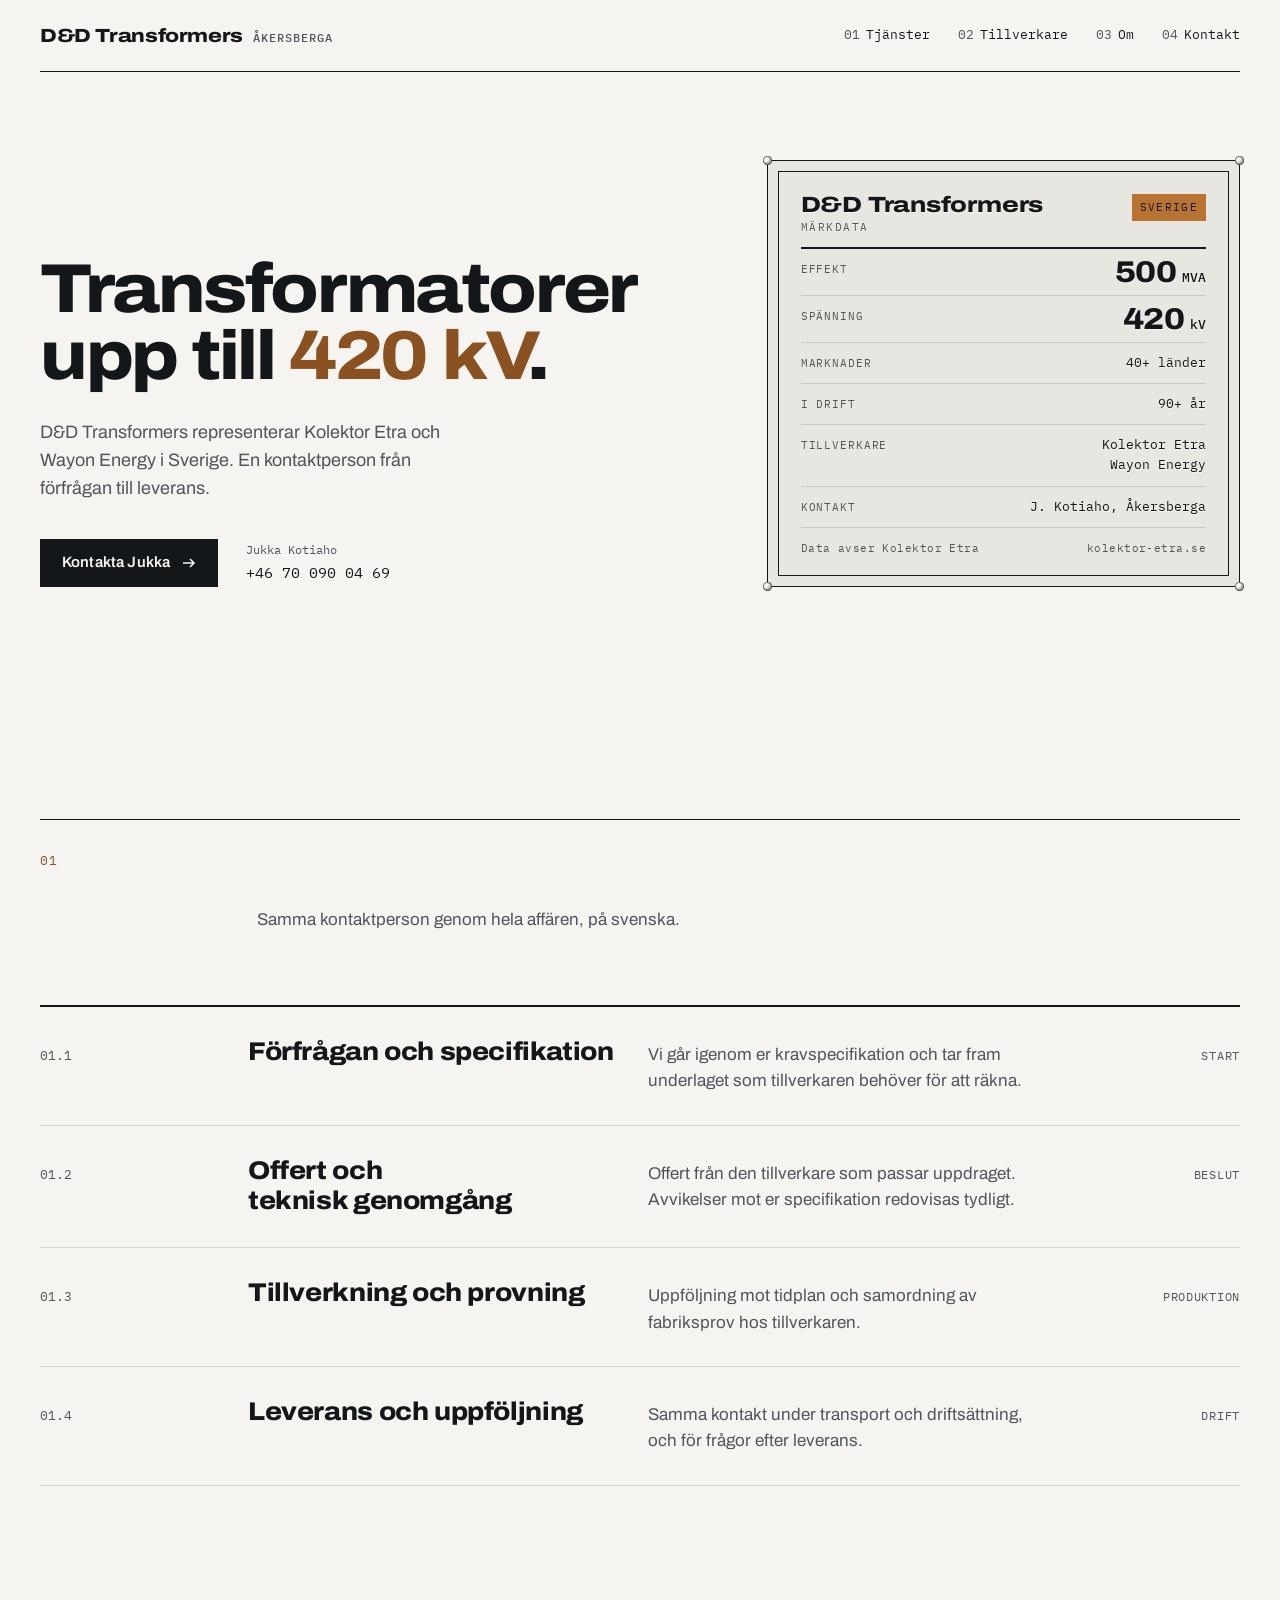
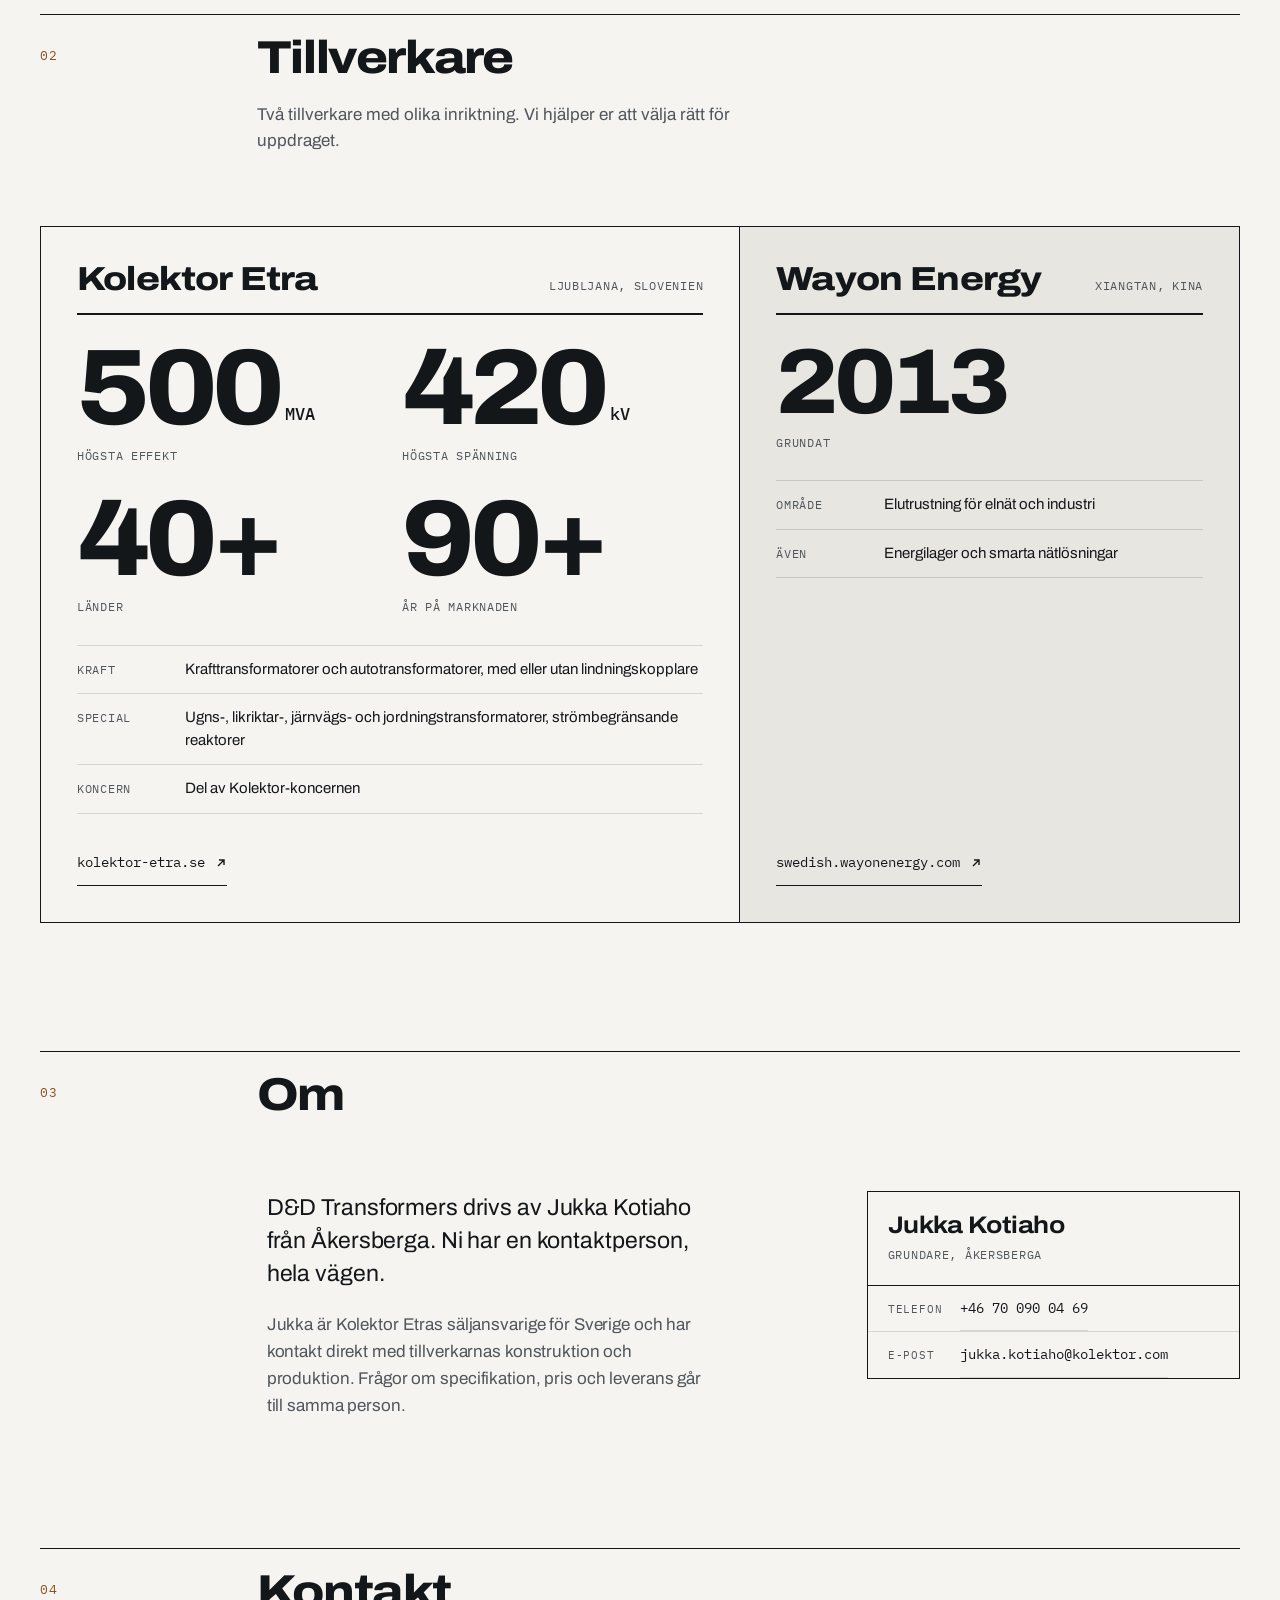
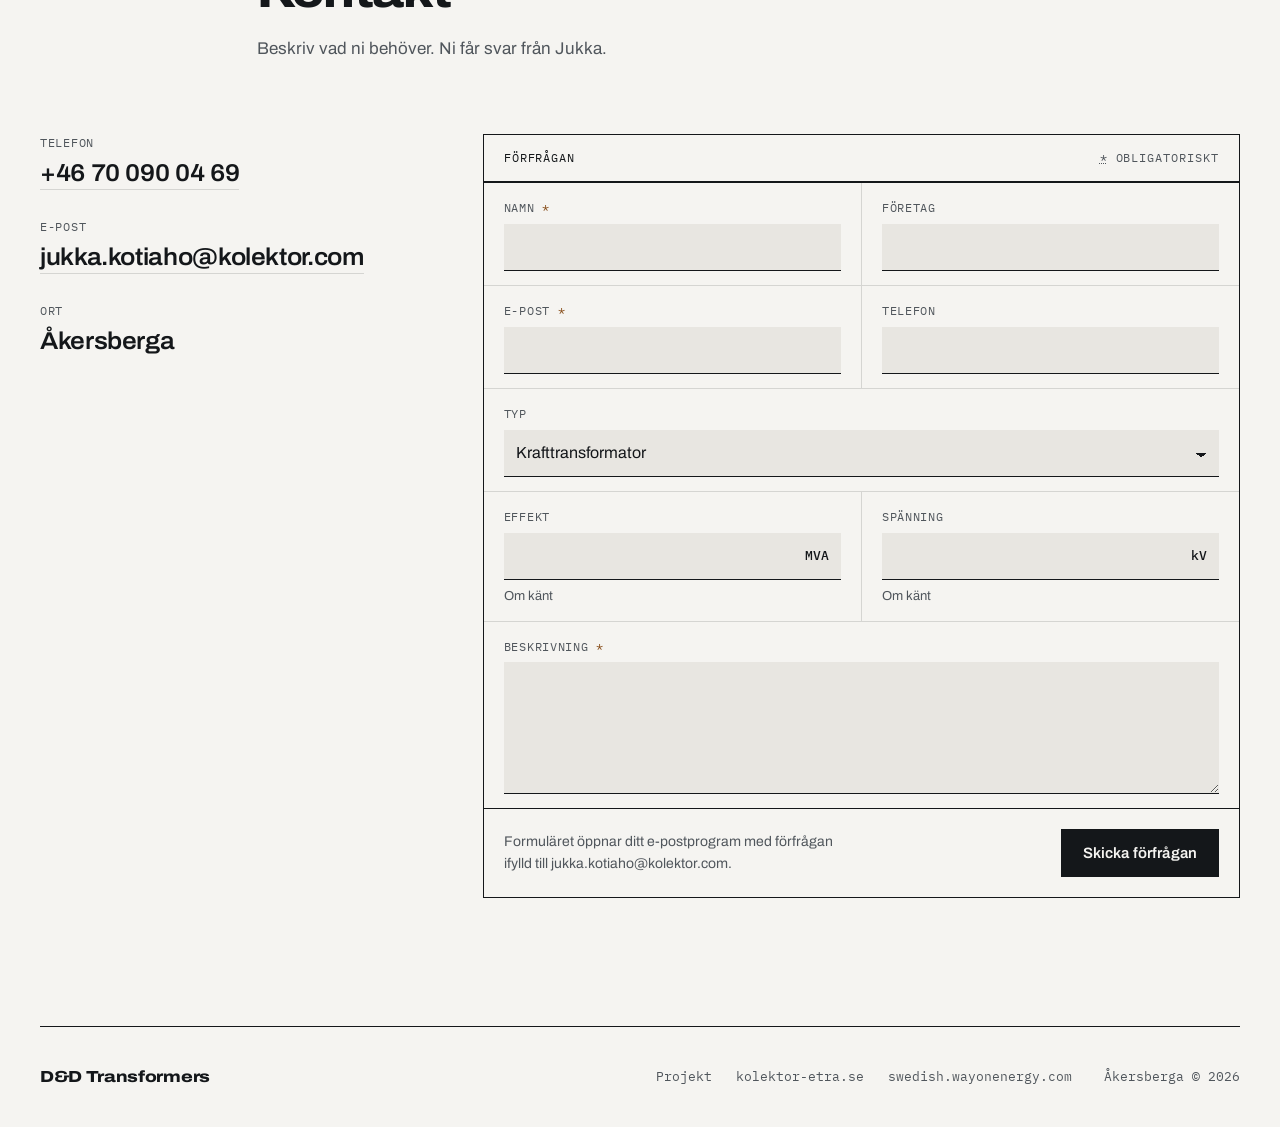
<file: index.html>
<!doctype html>
<html lang="sv">
<head>
<meta charset="utf-8">
<meta name="viewport" content="width=device-width, initial-scale=1, viewport-fit=cover">
<meta name="theme-color" content="#F5F4F1">
<meta name="color-scheme" content="light">
<meta name="format-detection" content="telephone=no">
<title>D&amp;D Transformers</title>
<meta name="description" content="D&amp;D Transformers representerar Kolektor Etra och Wayon Energy i Sverige. Krafttransformatorer upp till 500 MVA och 420 kV. Kontakt: Jukka Kotiaho, Åkersberga.">
<meta property="og:type" content="website">
<meta property="og:title" content="D&amp;D Transformers">
<meta property="og:description" content="Krafttransformatorer upp till 420 kV. En kontaktperson från förfrågan till leverans.">
<meta property="og:locale" content="sv_SE">
<link rel="icon" href="data:image/svg+xml,%3Csvg xmlns='http://www.w3.org/2000/svg' viewBox='0 0 32 32'%3E%3Crect width='32' height='32' fill='%2314171A'/%3E%3Crect x='3' y='3' width='26' height='26' fill='none' stroke='%23B87333' stroke-width='2'/%3E%3Ctext x='16' y='21' font-family='Arial' font-weight='700' font-size='11' fill='%23F5F4F1' text-anchor='middle'%3ED%26amp;D%3C/text%3E%3C/svg%3E">
<script>if(!matchMedia("(prefers-reduced-motion: reduce)").matches){document.documentElement.classList.add("js-motion")}</script>
<link rel="preconnect" href="https://fonts.googleapis.com">
<link rel="preconnect" href="https://fonts.gstatic.com" crossorigin>
<link rel="stylesheet" href="https://fonts.googleapis.com/css2?family=Archivo:wdth,wght@100..125,400..800&family=IBM+Plex+Mono:wght@400;500&display=swap">
<style>
/* Layout: 12-kolumnsgrid, max 1320px. Varje sektion en egen layoutfamilj: split med objekt, tabellrader, asymmetriskt datablad, textkolumn, blankett. */
:root{
  color-scheme: light;
  --paper:#F5F4F1;
  --steel:#E8E6E1;
  --ink:#14171A;
  --ink-hover:#2A2F34;
  --graphite:#50565C;
  --line:rgba(20,23,26,.14);
  --copper:#B87333;
  --copper-deep:#8A5220;
  --f-display:"Archivo", "Helvetica Neue", Arial, sans-serif;
  --f-mono:"IBM Plex Mono", ui-monospace, "SFMono-Regular", Menlo, Consolas, monospace;
  --ease:cubic-bezier(.23,1,.32,1);
  --gutter:16px;
  --section:clamp(64px,10vw,136px);
}
@media (min-width:768px){:root{--gutter:40px}}

*,*::before,*::after{box-sizing:border-box}
html{-webkit-tap-highlight-color:transparent;-webkit-text-size-adjust:100%;text-size-adjust:100%;scroll-behavior:smooth;scroll-padding-top:24px}
@media (prefers-reduced-motion:reduce){html{scroll-behavior:auto}}
body{margin:0;background:var(--paper);color:var(--ink);font-family:var(--f-display);font-size:17px;line-height:1.55;-webkit-font-smoothing:antialiased;text-rendering:optimizeLegibility}
img{max-width:100%;display:block}
a{color:inherit}
p{margin:0}
h1,h2,h3{margin:0;font-weight:800;text-wrap:balance}
a,button,input,select,textarea,label{touch-action:manipulation}
:focus-visible{outline:2px solid var(--copper);outline-offset:3px}
::selection{background:var(--copper);color:var(--ink)}

.wrap{max-width:1320px;margin:0 auto;padding-inline:max(var(--gutter),env(safe-area-inset-left,0px)) max(var(--gutter),env(safe-area-inset-right,0px))}
.mono{font-family:var(--f-mono)}
.num{font-variant-numeric:tabular-nums}

.skip{position:absolute;left:var(--gutter);top:-100px;background:var(--ink);color:var(--paper);padding:12px 16px;font-family:var(--f-mono);font-size:14px;z-index:10;text-decoration:none}
.skip:focus{top:calc(12px + env(safe-area-inset-top,0px))}

/* ---------- Nav ---------- */
.nav{display:flex;align-items:center;justify-content:space-between;gap:24px;min-height:72px;padding-top:env(safe-area-inset-top,0px);border-bottom:1px solid var(--ink)}
.brand{padding-block:8px;font-weight:800;font-stretch:118%;letter-spacing:-.02em;font-size:19px;text-decoration:none;display:flex;align-items:baseline;gap:10px;white-space:nowrap}
.brand span{font-family:var(--f-mono);font-weight:500;font-size:12px;letter-spacing:.08em;text-transform:uppercase;color:var(--graphite)}
.nav-links{display:none;gap:28px;font-family:var(--f-mono);font-size:13px;margin:0;padding:0;list-style:none}
.nav-links a{position:relative;text-decoration:none;display:inline-flex;align-items:center;min-height:44px}
.nav-links a::after{content:"";position:absolute;left:0;right:0;bottom:8px;height:1px;background:var(--copper);transform:scaleX(0);transform-origin:right;transition:transform .16s var(--ease)}
.nav-links a b{font-weight:400;color:var(--graphite);margin-right:6px}
.nav-call{font-family:var(--f-mono);font-size:13px;text-decoration:none;white-space:nowrap;display:inline-flex;align-items:center;min-height:44px}
@media (min-width:960px){.nav-links{display:flex}.nav-call{display:none}}
@media (max-width:519px){.brand span{display:none}.nav{gap:12px}}
@media (hover:hover) and (pointer:fine){.nav-links a:hover::after{transform:scaleX(1);transform-origin:left;transition-duration:.22s}}

/* ---------- Hero ---------- */
.hero{display:grid;gap:48px;padding-block:56px 72px}
@media (min-width:1024px){.hero{grid-template-columns:minmax(0,7fr) minmax(0,5fr);gap:64px;align-items:end;padding-block:88px 104px}}
.hero h1{font-size:clamp(38px,5.4vw,78px);font-stretch:112%;letter-spacing:-.035em;line-height:.98;max-width:13ch;hyphens:manual}
.hero h1 em{font-style:normal;color:var(--copper-deep)}
.hero-sub{font-size:18px;color:var(--graphite);max-width:44ch;margin:28px 0 36px}
.cta-row{display:flex;flex-wrap:wrap;align-items:center;gap:16px 28px}
.btn{display:inline-flex;align-items:center;justify-content:center;gap:12px;height:48px;padding:0 22px;background:var(--ink);color:var(--paper);text-decoration:none;border:0;border-radius:0;font:600 15px/1 var(--f-display);letter-spacing:.01em;cursor:pointer;-webkit-user-select:none;user-select:none;transition:background-color .2s var(--ease),transform .12s var(--ease)}
.btn svg{width:14px;height:14px;flex:none}
.btn:active{transform:translateY(1px)}
@media (hover:hover) and (pointer:fine){.btn:hover{background:var(--ink-hover)}}
.tel{font-family:var(--f-mono);font-size:15px;text-decoration:none;display:inline-flex;flex-direction:column;justify-content:center;min-height:48px}
.tel small{display:block;font-size:12px;color:var(--graphite);margin-bottom:2px}

/* Märkplåt */
.plate{position:relative;background:var(--steel);border:1px solid var(--ink);padding:10px;max-width:560px}
@media (min-width:1024px){.plate{max-width:none}}
.plate-in{position:relative;border:1px solid var(--ink);padding:22px 22px 18px}
.plate::before,.plate::after,.plate-in::before,.plate-in::after{content:"";position:absolute;width:9px;height:9px;border-radius:50%;background:radial-gradient(circle at 35% 35%,#FBFAF7 0 22%,#9A9994 60%,#6B6A66 100%);box-shadow:inset 0 0 0 1px rgba(20,23,26,.55)}
.plate::before{top:-5px;left:-5px}.plate::after{top:-5px;right:-5px}
.plate-in::before{bottom:-16px;left:-16px}.plate-in::after{bottom:-16px;right:-16px}
.plate-head{display:flex;justify-content:space-between;align-items:flex-start;gap:12px;padding-bottom:14px;border-bottom:2px solid var(--ink)}
.plate-name{font-weight:800;font-stretch:122%;font-size:22px;letter-spacing:-.01em;line-height:1;text-shadow:0 1px 0 rgba(255,255,255,.7)}
.plate-name span{display:block;font-family:var(--f-mono);font-weight:400;font-size:11px;letter-spacing:.14em;margin-top:6px;color:var(--graphite)}
.plate-tag{font-family:var(--f-mono);font-size:11px;letter-spacing:.12em;padding:5px 8px;background:var(--copper);color:var(--ink);white-space:nowrap}
.plate dl{margin:0;display:grid;grid-template-columns:minmax(0,11ch) minmax(0,1fr);font-family:var(--f-mono);font-size:13px}
.plate dt,.plate dd{margin:0;padding:10px 0;border-bottom:1px solid var(--line)}
.plate dt{color:var(--graphite);text-transform:uppercase;letter-spacing:.08em;font-size:11px;padding-top:12px}
.plate dd{text-align:right;font-variant-numeric:tabular-nums;text-shadow:0 1px 0 rgba(255,255,255,.6)}
.plate dd.big{font-family:var(--f-display);font-weight:800;font-stretch:112%;font-size:30px;letter-spacing:-.02em;line-height:1;padding:8px 0}
.plate dd.big small{font-family:var(--f-mono);font-weight:500;font-size:13px;letter-spacing:0;margin-left:6px}
.plate-foot{display:flex;flex-wrap:wrap;justify-content:space-between;gap:4px 12px;padding-top:12px;font-family:var(--f-mono);font-size:11px;color:var(--graphite);letter-spacing:.04em}

/* ---------- Sektionshuvud ---------- */
.section{padding-block:var(--section)}
.section + .section{padding-top:0}
.sec-head{display:grid;grid-template-columns:auto minmax(0,1fr);gap:8px 20px;align-items:start;border-top:1px solid var(--ink);padding-top:20px;margin-bottom:clamp(40px,6vw,72px)}
.sec-idx{font-family:var(--f-mono);font-size:13px;color:var(--copper-deep);letter-spacing:.04em;align-self:start;padding-top:.9em}
.sec-head h2{font-size:clamp(30px,3.6vw,52px);font-stretch:112%;letter-spacing:-.03em;line-height:1.02;max-width:20ch}
.sec-lede{grid-column:2;color:var(--graphite);max-width:52ch;margin-top:12px}
@media (min-width:768px){.sec-head{grid-template-columns:minmax(0,2fr) minmax(0,10fr)}}

/* ---------- 01 Tjänster: tabellrader ---------- */
.rows{list-style:none;margin:0;padding:0;border-top:2px solid var(--ink)}
.row{position:relative;display:grid;grid-template-columns:3.2em minmax(0,1fr);gap:6px 16px;padding:24px 0;border-bottom:1px solid var(--line)}
.row::after{content:"";position:absolute;left:0;right:0;bottom:-1px;height:2px;background:var(--copper);transform:scaleX(0);transform-origin:left;transition:transform .16s var(--ease)}
.row-idx{font-family:var(--f-mono);font-size:13px;color:var(--graphite);padding-top:6px}
.row h3{font-size:clamp(21px,2vw,26px);font-stretch:108%;letter-spacing:-.015em;line-height:1.2}
.row p{grid-column:2;color:var(--graphite);max-width:56ch}
.row-meta{grid-column:2;font-family:var(--f-mono);font-size:12px;letter-spacing:.06em;text-transform:uppercase;color:var(--graphite)}
@media (min-width:900px){
  .row{grid-template-columns:minmax(0,2fr) minmax(0,4fr) minmax(0,4fr) minmax(0,2fr);align-items:baseline;padding:30px 0}
  .row p,.row-meta{grid-column:auto}
  .row-meta{text-align:right}
}
@media (hover:hover) and (pointer:fine){.row:hover::after{transform:scaleX(1);transition-duration:.24s}}

/* ---------- 02 Tillverkare: datablad ---------- */
.sheets{display:grid;gap:1px;background:var(--ink);border:1px solid var(--ink)}
@media (min-width:1024px){.sheets{grid-template-columns:minmax(0,7fr) minmax(0,5fr)}}
.sheet{background:var(--paper);padding:clamp(20px,3vw,36px);display:flex;flex-direction:column;gap:28px;min-width:0}
.sheet-alt{background:var(--steel)}
.sheet-head{display:flex;justify-content:space-between;align-items:baseline;gap:16px;flex-wrap:wrap;padding-bottom:16px;border-bottom:2px solid var(--ink)}
.sheet-head h3{font-size:clamp(26px,2.6vw,36px);font-stretch:116%;letter-spacing:-.025em;line-height:1}
.sheet-head span{font-family:var(--f-mono);font-size:12px;letter-spacing:.06em;text-transform:uppercase;color:var(--graphite)}
.figs{display:grid;grid-template-columns:repeat(2,minmax(0,1fr));gap:28px 24px;margin:0}
.fig{margin:0;min-width:0;display:flex;flex-direction:column-reverse}
.fig dd{margin:0;font-weight:800;font-stretch:108%;font-size:clamp(56px,8.4vw,132px);letter-spacing:-.05em;line-height:.86;font-variant-numeric:tabular-nums;white-space:nowrap}
.fig dd small{font-family:var(--f-mono);font-weight:500;font-size:clamp(14px,1.3vw,18px);letter-spacing:0;margin-left:.3em;vertical-align:.2em}
.fig dt{font-family:var(--f-mono);font-size:12px;letter-spacing:.06em;text-transform:uppercase;color:var(--graphite);margin-top:12px}
.fig.solo dd{font-size:clamp(56px,7.2vw,112px)}
.spec{margin:0;display:grid;grid-template-columns:minmax(0,12ch) minmax(0,1fr);font-size:15px;border-top:1px solid var(--line)}
.spec dt,.spec dd{margin:0;padding:12px 0;border-bottom:1px solid var(--line)}
.spec dt{font-family:var(--f-mono);font-size:12px;letter-spacing:.06em;text-transform:uppercase;color:var(--graphite);padding-top:15px}
.sheet-link{margin-top:auto;display:inline-flex;align-items:center;gap:10px;font-family:var(--f-mono);font-size:14px;text-decoration:none;min-height:44px;border-bottom:1px solid var(--ink);align-self:flex-start}
.sheet-link svg{width:12px;height:12px}
.sheet-link,.card dd a,.direct-item a,.foot a{transition:color .15s ease,border-color .15s ease}
@media (hover:hover) and (pointer:fine){.sheet-link:hover{color:var(--copper-deep);border-color:var(--copper)}}
.sheet-note{font-family:var(--f-mono);font-size:12px;color:var(--graphite)}

/* ---------- 03 Om ---------- */
.about{display:grid;gap:40px}
@media (min-width:1024px){.about{grid-template-columns:minmax(0,2fr) minmax(0,6fr) minmax(0,4fr);gap:40px}}
.about-text{grid-column:1/-1;display:grid;gap:20px;font-size:clamp(20px,1.8vw,24px);line-height:1.45;letter-spacing:-.005em;max-width:34ch}
@media (min-width:1024px){.about-text{grid-column:2}}
.about-text p + p{font-size:17px;line-height:1.6;color:var(--graphite);max-width:52ch}
.card{border:1px solid var(--ink);align-self:start}
.card-top{padding:20px;border-bottom:1px solid var(--ink)}
.card-top b{display:block;font-size:24px;font-stretch:112%;letter-spacing:-.02em;line-height:1.1}
.card-top span{display:block;font-family:var(--f-mono);font-size:12px;letter-spacing:.06em;text-transform:uppercase;color:var(--graphite);margin-top:8px}
.card dl{margin:0;display:grid;grid-template-columns:minmax(0,9ch) minmax(0,1fr);font-family:var(--f-mono);font-size:14px}
.card dt,.card dd{margin:0;padding:12px 20px;border-bottom:1px solid var(--line)}
.card dt{font-size:11px;letter-spacing:.08em;text-transform:uppercase;color:var(--graphite);padding-top:15px;padding-right:0}
.card dd{overflow-wrap:anywhere}
.card dd a{text-decoration:none;border-bottom:1px solid var(--line);display:inline-flex;align-items:center;min-height:44px;margin-block:-12px}
.card dl > :nth-last-child(-n+2){border-bottom:0}
@media (hover:hover) and (pointer:fine){.card dd a:hover{border-color:var(--copper)}}

/* ---------- 04 Kontakt: spec-blankett ---------- */
.contact{display:grid;gap:48px}
@media (min-width:1024px){.contact{grid-template-columns:minmax(0,4fr) minmax(0,8fr);gap:64px}}
.direct{display:grid;gap:28px;align-content:start}
.direct-item span{display:block;font-family:var(--f-mono);font-size:12px;letter-spacing:.06em;text-transform:uppercase;color:var(--graphite);margin-bottom:6px}
.direct-item a,.direct-item p{font-size:clamp(20px,1.9vw,26px);font-stretch:106%;font-weight:600;letter-spacing:-.015em;text-decoration:none;overflow-wrap:anywhere;line-height:1.25}
.direct-item a{border-bottom:1px solid var(--line);display:inline-block;padding-top:18px;margin-top:-18px}
@media (hover:hover) and (pointer:fine){.direct-item a:hover{border-color:var(--copper)}}
.form{border:1px solid var(--ink);background:var(--paper)}
.form-head{display:flex;justify-content:space-between;gap:12px;flex-wrap:wrap;padding:14px 20px;border-bottom:2px solid var(--ink);font-family:var(--f-mono);font-size:12px;letter-spacing:.08em;text-transform:uppercase}
.form-head span:last-child{color:var(--graphite)}
.fields{display:grid;grid-template-columns:minmax(0,1fr);gap:1px;background:var(--line)}
@media (min-width:640px){.fields{grid-template-columns:repeat(2,minmax(0,1fr))}.f-wide{grid-column:1/-1}}
.f{background:var(--paper);padding:16px 20px 14px;display:flex;flex-direction:column;gap:6px;min-width:0}
.f label{font-family:var(--f-mono);font-size:12px;letter-spacing:.06em;text-transform:uppercase;color:var(--graphite)}
.f label abbr{text-decoration:none;color:var(--copper-deep)}
.f input,.f select,.f textarea{width:100%;font:400 16px/1.4 var(--f-display);color:var(--ink);background:var(--steel);border:0;border-bottom:1px solid var(--ink);border-radius:0;padding:12px;-webkit-appearance:none;appearance:none}
.f select{background-image:linear-gradient(45deg,transparent 50%,var(--ink) 50%),linear-gradient(135deg,var(--ink) 50%,transparent 50%);background-position:calc(100% - 18px) 55%,calc(100% - 13px) 55%;background-size:5px 5px;background-repeat:no-repeat;padding-right:36px}
.f textarea{min-height:132px;resize:vertical}
.f input:focus-visible,.f select:focus-visible,.f textarea:focus-visible{outline:2px solid var(--copper);outline-offset:0}
.f .unit{display:flex;align-items:stretch}
.f .unit input{flex:1;min-width:0}
.f .unit b{display:flex;align-items:center;padding:0 12px;font-family:var(--f-mono);font-weight:500;font-size:13px;background:var(--steel);border-bottom:1px solid var(--ink)}
.f .help{font-size:13px;color:var(--graphite)}
.f .err{font-size:13px;color:var(--copper-deep);font-weight:600}
.f[data-invalid] input,.f[data-invalid] textarea{border-bottom:2px solid var(--copper-deep)}
.form-foot{display:flex;flex-wrap:wrap;align-items:center;justify-content:space-between;gap:16px;padding:20px;border-top:1px solid var(--ink)}
.form-foot p{font-size:14px;color:var(--graphite);max-width:44ch}
.status{padding:0 20px 20px;font-size:15px}
.status:empty{display:none}

/* ---------- Footer ---------- */
.foot{border-top:1px solid var(--ink);padding-block:28px calc(28px + env(safe-area-inset-bottom,0px));display:grid;gap:16px;font-family:var(--f-mono);font-size:13px;color:var(--graphite)}
@media (min-width:900px){.foot{grid-template-columns:minmax(0,1fr) auto auto;align-items:center;gap:32px}}
.foot b{font-family:var(--f-display);font-weight:800;font-stretch:118%;font-size:16px;letter-spacing:-.02em;color:var(--ink)}
.foot ul{list-style:none;margin:0;padding:0;display:flex;flex-wrap:wrap;gap:8px 24px}
.foot a{text-decoration:none;display:inline-flex;align-items:center;min-height:44px}
@media (hover:hover) and (pointer:fine){.foot a:hover{color:var(--ink)}}

/* ---------- Motion: signaturgrepp = line-mask reveal på rubriker ---------- */
.line{display:block;padding-bottom:.1em;margin-bottom:-.1em;clip-path:inset(-.5em -1em 0 -1em)}
.line>span{display:block}
.js-motion .reveal .line>span{transform:translateY(108%);transition:transform .72s var(--ease);transition-delay:calc(var(--i,0) * 90ms)}
.js-motion .reveal.is-in .line>span{transform:none}
@media (prefers-reduced-motion:reduce){
  .row::after,.nav-links a::after,.btn{transition-property:background-color,color!important}
  .btn:active{transform:none}
  .js-motion .reveal .line>span{transform:none;transition:none}
}
</style>
</head>
<body>
<a class="skip" href="#innehall">Hoppa till innehållet</a>

<div class="wrap">
  <header class="nav">
    <a class="brand" href="#top" id="top">D&amp;D Transformers <span>Åkersberga</span></a>
    <nav aria-label="Huvudmeny">
      <ul class="nav-links">
        <li><a href="#tjanster"><b>01</b>Tjänster</a></li>
        <li><a href="#tillverkare"><b>02</b>Tillverkare</a></li>
        <li><a href="#om"><b>03</b>Om</a></li>
        <li><a href="#kontakt"><b>04</b>Kontakt</a></li>
      </ul>
    </nav>
    <a class="nav-call" href="tel:+46700900469">+46 70 090 04 69</a>
  </header>

  <main id="innehall">
    <section class="hero" aria-labelledby="hero-title">
      <div>
        <h1 id="hero-title" class="reveal"><span class="line"><span style="--i:0">Trans&shy;formatorer</span></span><span class="line"><span style="--i:1">upp till <em>420&nbsp;kV</em>.</span></span></h1>
        <p class="hero-sub">D&amp;D Transformers representerar Kolektor Etra och Wayon Energy i Sverige. En kontaktperson från förfrågan till leverans.</p>
        <div class="cta-row">
          <a class="btn" href="#kontakt">Kontakta Jukka <svg viewBox="0 0 14 14" fill="none" aria-hidden="true"><path d="M1 7h11M8 3l4 4-4 4" stroke="currentColor" stroke-width="1.5"/></svg></a>
          <a class="tel" href="tel:+46700900469"><small>Jukka Kotiaho</small>+46 70 090 04 69</a>
        </div>
      </div>
      <aside class="plate" aria-label="Märkdata">
        <div class="plate-in">
          <div class="plate-head">
            <div class="plate-name">D&amp;D Transformers<span>MÄRKDATA</span></div>
            <div class="plate-tag">SVERIGE</div>
          </div>
          <dl>
            <dt>Effekt</dt><dd class="big">500<small>MVA</small></dd>
            <dt>Spänning</dt><dd class="big">420<small>kV</small></dd>
            <dt>Marknader</dt><dd>40+ länder</dd>
            <dt>I drift</dt><dd>90+ år</dd>
            <dt>Tillverkare</dt><dd>Kolektor Etra<br>Wayon Energy</dd>
            <dt>Kontakt</dt><dd>J. Kotiaho, Åkersberga</dd>
          </dl>
          <div class="plate-foot"><span>Data avser Kolektor Etra</span><span>kolektor-etra.se</span></div>
        </div>
      </aside>
    </section>

    <section class="section" id="tjanster" aria-labelledby="t-title">
      <div class="sec-head">
        <span class="sec-idx">01</span>
        <h2 id="t-title" class="reveal"><span class="line"><span>Tjänster</span></span></h2>
        <p class="sec-lede">Samma kontaktperson genom hela affären, på svenska.</p>
      </div>
      <ol class="rows">
        <li class="row">
          <span class="row-idx">01.1</span>
          <h3>Förfrågan och specifikation</h3>
          <p>Vi går igenom er kravspecifikation och tar fram underlaget som tillverkaren behöver för att räkna.</p>
          <span class="row-meta">Start</span>
        </li>
        <li class="row">
          <span class="row-idx">01.2</span>
          <h3>Offert och teknisk genomgång</h3>
          <p>Offert från den tillverkare som passar uppdraget. Avvikelser mot er specifikation redovisas tydligt.</p>
          <span class="row-meta">Beslut</span>
        </li>
        <li class="row">
          <span class="row-idx">01.3</span>
          <h3>Tillverkning och provning</h3>
          <p>Uppföljning mot tidplan och samordning av fabriksprov hos tillverkaren.</p>
          <span class="row-meta">Produktion</span>
        </li>
        <li class="row">
          <span class="row-idx">01.4</span>
          <h3>Leverans och uppföljning</h3>
          <p>Samma kontakt under transport och driftsättning, och för frågor efter leverans.</p>
          <span class="row-meta">Drift</span>
        </li>
      </ol>
    </section>

    <section class="section" id="tillverkare" aria-labelledby="m-title">
      <div class="sec-head">
        <span class="sec-idx">02</span>
        <h2 id="m-title" class="reveal"><span class="line"><span>Tillverkare</span></span></h2>
        <p class="sec-lede">Två tillverkare med olika inriktning. Vi hjälper er att välja rätt för uppdraget.</p>
      </div>
      <div class="sheets">
        <article class="sheet" aria-labelledby="ke-title">
          <div class="sheet-head"><h3 id="ke-title">Kolektor Etra</h3><span>Ljubljana, Slovenien</span></div>
          <dl class="figs">
            <div class="fig"><dt>Högsta effekt</dt><dd class="num">500<small>MVA</small></dd></div>
            <div class="fig"><dt>Högsta spänning</dt><dd class="num">420<small>kV</small></dd></div>
            <div class="fig"><dt>Länder</dt><dd class="num">40+</dd></div>
            <div class="fig"><dt>År på marknaden</dt><dd class="num">90+</dd></div>
          </dl>
          <dl class="spec">
            <dt>Kraft</dt><dd>Krafttransformatorer och autotransformatorer, med eller utan lindningskopplare</dd>
            <dt>Special</dt><dd>Ugns-, likriktar-, järnvägs- och jordningstransformatorer, strömbegränsande reaktorer</dd>
            <dt>Koncern</dt><dd>Del av Kolektor-koncernen</dd>
          </dl>
          <a class="sheet-link" href="https://kolektor-etra.se" target="_blank" rel="noopener">kolektor-etra.se <svg viewBox="0 0 12 12" fill="none" aria-hidden="true"><path d="M3 9l6-6M4 3h5v5" stroke="currentColor" stroke-width="1.4"/></svg></a>
        </article>
        <article class="sheet sheet-alt" aria-labelledby="we-title">
          <div class="sheet-head"><h3 id="we-title">Wayon Energy</h3><span>Xiangtan, Kina</span></div>
          <dl class="figs">
            <div class="fig solo"><dt>Grundat</dt><dd class="num">2013</dd></div>
          </dl>
          <dl class="spec">
            <dt>Område</dt><dd>Elutrustning för elnät och industri</dd>
            <dt>Även</dt><dd>Energilager och smarta nätlösningar</dd>
          </dl>
          <a class="sheet-link" href="https://swedish.wayonenergy.com" target="_blank" rel="noopener">swedish.wayonenergy.com <svg viewBox="0 0 12 12" fill="none" aria-hidden="true"><path d="M3 9l6-6M4 3h5v5" stroke="currentColor" stroke-width="1.4"/></svg></a>
        </article>
      </div>
    </section>

    <section class="section" id="om" aria-labelledby="o-title">
      <div class="sec-head">
        <span class="sec-idx">03</span>
        <h2 id="o-title" class="reveal"><span class="line"><span>Om</span></span></h2>
      </div>
      <div class="about">
        <div class="about-text">
          <p>D&amp;D Transformers drivs av Jukka Kotiaho från Åkersberga. Ni har en kontaktperson, hela vägen.</p>
          <p>Jukka är Kolektor Etras säljansvarige för Sverige och har kontakt direkt med tillverkarnas konstruktion och produktion. Frågor om specifikation, pris och leverans går till samma person.</p>
        </div>
        <aside class="card" aria-label="Kontaktperson">
          <div class="card-top"><b>Jukka Kotiaho</b><span>Grundare, Åkersberga</span></div>
          <dl>
            <dt>Telefon</dt><dd><a href="tel:+46700900469">+46 70 090 04 69</a></dd>
            <dt>E-post</dt><dd><a href="mailto:jukka.kotiaho@kolektor.com">jukka.kotiaho@kolektor.com</a></dd>
          </dl>
        </aside>
      </div>
    </section>

    <section class="section" id="kontakt" aria-labelledby="k-title">
      <div class="sec-head">
        <span class="sec-idx">04</span>
        <h2 id="k-title" class="reveal"><span class="line"><span>Kontakt</span></span></h2>
        <p class="sec-lede">Beskriv vad ni behöver. Ni får svar från Jukka.</p>
      </div>
      <div class="contact">
        <div class="direct">
          <div class="direct-item"><span>Telefon</span><a href="tel:+46700900469" class="num">+46 70 090 04 69</a></div>
          <div class="direct-item"><span>E-post</span><a href="mailto:jukka.kotiaho@kolektor.com">jukka.kotiaho@kolektor.com</a></div>
          <div class="direct-item"><span>Ort</span><p>Åkersberga</p></div>
        </div>
        <form class="form" id="spec-form" novalidate>
          <div class="form-head"><span>Förfrågan</span><span><abbr title="obligatoriskt">*</abbr> obligatoriskt</span></div>
          <div class="fields">
            <div class="f"><label for="f-namn">Namn <abbr title="obligatoriskt">*</abbr></label><input id="f-namn" name="namn" autocomplete="name" required><span class="err" id="e-namn" hidden>Fyll i ditt namn.</span></div>
            <div class="f"><label for="f-foretag">Företag</label><input id="f-foretag" name="foretag" autocomplete="organization"></div>
            <div class="f"><label for="f-epost">E-post <abbr title="obligatoriskt">*</abbr></label><input id="f-epost" name="epost" type="email" autocomplete="email" inputmode="email" required><span class="err" id="e-epost" hidden>Ange en giltig e-postadress, till exempel namn@foretag.se.</span></div>
            <div class="f"><label for="f-tel">Telefon</label><input id="f-tel" name="telefon" type="tel" autocomplete="tel" inputmode="tel"></div>
            <div class="f f-wide"><label for="f-typ">Typ</label>
              <select id="f-typ" name="typ">
                <option>Krafttransformator</option>
                <option>Autotransformator</option>
                <option>Specialtransformator</option>
                <option>Annat eller vet inte</option>
              </select></div>
            <div class="f"><label for="f-mva">Effekt</label><div class="unit"><input id="f-mva" name="effekt" inputmode="decimal" aria-describedby="h-mva"><b>MVA</b></div><span class="help" id="h-mva">Om känt</span></div>
            <div class="f"><label for="f-kv">Spänning</label><div class="unit"><input id="f-kv" name="spanning" inputmode="decimal" aria-describedby="h-kv"><b>kV</b></div><span class="help" id="h-kv">Om känt</span></div>
            <div class="f f-wide"><label for="f-msg">Beskrivning <abbr title="obligatoriskt">*</abbr></label><textarea id="f-msg" name="beskrivning" required></textarea><span class="err" id="e-msg" hidden>Beskriv kort vad ni behöver.</span></div>
          </div>
          <div class="form-foot">
            <p>Formuläret öppnar ditt e-postprogram med förfrågan ifylld till jukka.kotiaho@kolektor.com.</p>
            <button class="btn" type="submit">Skicka förfrågan</button>
          </div>
          <p class="status" id="f-status" role="status" aria-live="polite"></p>
        </form>
      </div>
    </section>
  </main>

  <footer class="foot">
    <b>D&amp;D Transformers</b>
    <ul aria-label="Länkar">
      <li><a href="projekt.html">Projekt</a></li>
      <li><a href="https://kolektor-etra.se" target="_blank" rel="noopener">kolektor-etra.se</a></li>
      <li><a href="https://swedish.wayonenergy.com" target="_blank" rel="noopener">swedish.wayonenergy.com</a></li>
    </ul>
    <span>Åkersberga © 2026</span>
  </footer>
</div>

<script>
(function(){
  var form = document.getElementById('spec-form');
  var status = document.getElementById('f-status');
  var rules = [
    {id:'f-namn', err:'e-namn', ok:function(v){return v.trim().length > 0;}},
    {id:'f-epost', err:'e-epost', ok:function(v){return /^[^\s@]+@[^\s@]+\.[^\s@]+$/.test(v.trim());}},
    {id:'f-msg', err:'e-msg', ok:function(v){return v.trim().length > 0;}}
  ];
  function check(r){
    var el = document.getElementById(r.id), wrap = el.closest('.f'), e = document.getElementById(r.err);
    var good = r.ok(el.value);
    e.hidden = good;
    if (good) { wrap.removeAttribute('data-invalid'); el.removeAttribute('aria-invalid'); el.removeAttribute('aria-describedby'); }
    else { wrap.setAttribute('data-invalid',''); el.setAttribute('aria-invalid','true'); el.setAttribute('aria-describedby', r.err); }
    return good;
  }
  rules.forEach(function(r){
    document.getElementById(r.id).addEventListener('blur', function(){ if (this.value) check(r); });
    document.getElementById(r.id).addEventListener('input', function(){ if (this.closest('.f').hasAttribute('data-invalid')) check(r); });
  });
  form.addEventListener('submit', function(ev){
    ev.preventDefault();
    var first = null;
    rules.forEach(function(r){ if (!check(r) && !first) first = document.getElementById(r.id); });
    if (first) { status.textContent = 'Några fält behöver fyllas i innan förfrågan kan skickas.'; first.focus(); return; }
    var v = function(id){ return document.getElementById(id).value.trim(); };
    var lines = [
      'Namn: ' + v('f-namn'),
      'Företag: ' + (v('f-foretag') || '-'),
      'E-post: ' + v('f-epost'),
      'Telefon: ' + (v('f-tel') || '-'),
      'Typ: ' + v('f-typ'),
      'Effekt: ' + (v('f-mva') ? v('f-mva') + ' MVA' : '-'),
      'Spänning: ' + (v('f-kv') ? v('f-kv') + ' kV' : '-'),
      '',
      v('f-msg')
    ];
    var subject = 'Förfrågan: ' + v('f-typ') + (v('f-foretag') ? ', ' + v('f-foretag') : '');
    var href = 'mailto:jukka.kotiaho@kolektor.com?subject=' + encodeURIComponent(subject) + '&body=' + encodeURIComponent(lines.join('\n'));
    status.textContent = 'Ditt e-postprogram öppnas med förfrågan ifylld. Öppnas det inte kan du mejla direkt till jukka.kotiaho@kolektor.com.';
    window.location.href = href;
  });
})();
</script>
<script>
(function(){
  var root=document.documentElement;
  if(!root.classList.contains('js-motion')) return;
  var heads=[].slice.call(document.querySelectorAll('.reveal'));
  var hero=document.getElementById('hero-title');
  function show(el){el.classList.add('is-in');}
  var fontsReady=(document.fonts&&document.fonts.ready)?document.fonts.ready:Promise.resolve();
  Promise.race([fontsReady,new Promise(function(r){setTimeout(r,250);})]).then(function(){
    requestAnimationFrame(function(){requestAnimationFrame(function(){show(hero);});});
  });
  if(!('IntersectionObserver' in window)){heads.forEach(show);return;}
  var io=new IntersectionObserver(function(entries){
    entries.forEach(function(e){if(e.isIntersecting){show(e.target);io.unobserve(e.target);}});
  },{rootMargin:'0px 0px -12% 0px'});
  heads.forEach(function(h){if(h!==hero) io.observe(h);});
})();
</script>
</body>
</html>
</file>
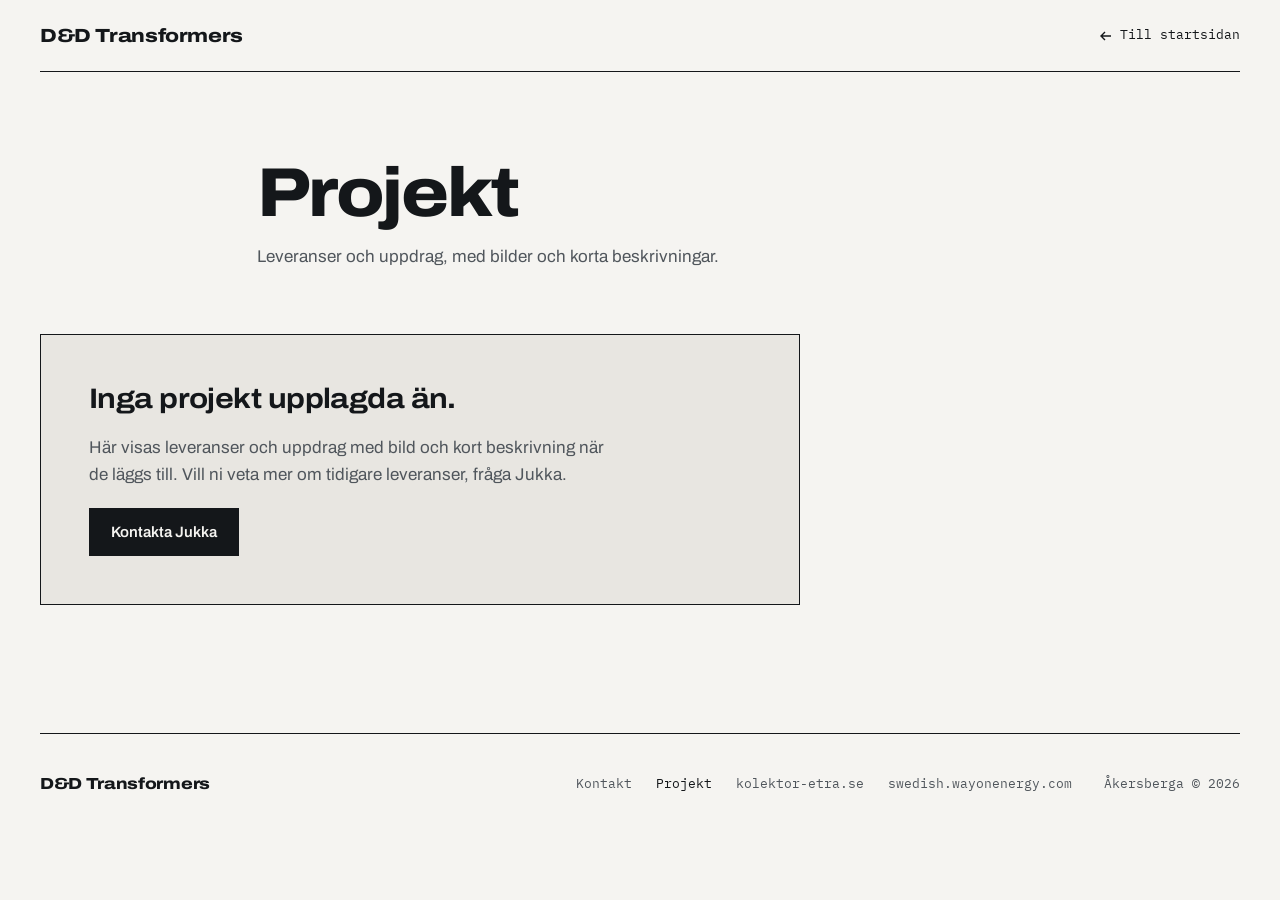
<file: projekt.html>
<!doctype html>
<html lang="sv">
<head>
<meta charset="utf-8">
<meta name="viewport" content="width=device-width, initial-scale=1, viewport-fit=cover">
<meta name="theme-color" content="#F5F4F1">
<meta name="color-scheme" content="light">
<meta name="format-detection" content="telephone=no">
<title>Projekt · D&amp;D Transformers</title>
<meta name="description" content="Projekt och leveranser från D&amp;D Transformers, Åkersberga.">
<link rel="icon" href="data:image/svg+xml,%3Csvg xmlns='http://www.w3.org/2000/svg' viewBox='0 0 32 32'%3E%3Crect width='32' height='32' fill='%2314171A'/%3E%3Crect x='3' y='3' width='26' height='26' fill='none' stroke='%23B87333' stroke-width='2'/%3E%3Ctext x='16' y='21' font-family='Arial' font-weight='700' font-size='11' fill='%23F5F4F1' text-anchor='middle'%3ED%26amp;D%3C/text%3E%3C/svg%3E">
<link rel="preconnect" href="https://fonts.googleapis.com">
<link rel="preconnect" href="https://fonts.gstatic.com" crossorigin>
<link rel="stylesheet" href="https://fonts.googleapis.com/css2?family=Archivo:wdth,wght@100..125,400..800&family=IBM+Plex+Mono:wght@400;500&display=swap">
<style>
/* Layout: undersida till startsidan. Samma tokens. Varje projekt är ett leveransblad: bild 5/12, data och text 7/12. */
:root{
  color-scheme: light;
  --paper:#F5F4F1;
  --steel:#E8E6E1;
  --ink:#14171A;
  --ink-hover:#2A2F34;
  --graphite:#50565C;
  --line:rgba(20,23,26,.14);
  --copper:#B87333;
  --copper-deep:#8A5220;
  --f-display:"Archivo", "Helvetica Neue", Arial, sans-serif;
  --f-mono:"IBM Plex Mono", ui-monospace, "SFMono-Regular", Menlo, Consolas, monospace;
  --ease:cubic-bezier(.23,1,.32,1);
  --gutter:16px;
}
@media (min-width:768px){:root{--gutter:40px}}
*,*::before,*::after{box-sizing:border-box}
html{-webkit-tap-highlight-color:transparent;-webkit-text-size-adjust:100%;text-size-adjust:100%}
body{margin:0;background:var(--paper);color:var(--ink);font-family:var(--f-display);font-size:17px;line-height:1.55;-webkit-font-smoothing:antialiased}
img{max-width:100%;display:block}
a{color:inherit}
p{margin:0}
h1,h2{margin:0;font-weight:800;text-wrap:balance}
a,button{touch-action:manipulation}
:focus-visible{outline:2px solid var(--copper);outline-offset:3px}
::selection{background:var(--copper);color:var(--ink)}
.wrap{max-width:1320px;margin:0 auto;padding-inline:max(var(--gutter),env(safe-area-inset-left,0px)) max(var(--gutter),env(safe-area-inset-right,0px))}

.nav{display:flex;align-items:center;justify-content:space-between;gap:16px;min-height:72px;padding-top:env(safe-area-inset-top,0px);border-bottom:1px solid var(--ink)}
.brand{padding-block:8px;font-weight:800;font-stretch:118%;letter-spacing:-.02em;font-size:19px;text-decoration:none;white-space:nowrap}
.back{font-family:var(--f-mono);font-size:13px;text-decoration:none;display:inline-flex;align-items:center;gap:8px;min-height:44px;white-space:nowrap}
.back svg{width:12px;height:12px}
@media (hover:hover) and (pointer:fine){.back:hover{color:var(--copper-deep)}}

.head{display:grid;gap:16px;padding-block:64px 48px}
@media (min-width:1024px){.head{grid-template-columns:minmax(0,2fr) minmax(0,10fr);gap:20px;padding-block:88px 64px}}
@media (min-width:1024px){.head-main{grid-column:2}}
.head h1{font-size:clamp(40px,5.4vw,78px);font-stretch:112%;letter-spacing:-.035em;line-height:.98}
.head p{color:var(--graphite);max-width:52ch;margin-top:16px}
.count{font-family:var(--f-mono);font-size:13px;color:var(--graphite);margin-top:20px}

.list{list-style:none;margin:0;padding:0;border-top:2px solid var(--ink)}
.item{display:grid;gap:24px;padding-block:32px;border-bottom:1px solid var(--line)}
@media (min-width:900px){.item{grid-template-columns:minmax(0,5fr) minmax(0,7fr);gap:40px;padding-block:40px}}
.item.noimg{grid-template-columns:minmax(0,1fr)}
@media (min-width:900px){.item.noimg .body{grid-column:1/-1;display:grid;grid-template-columns:minmax(0,5fr) minmax(0,7fr);gap:40px}}
.photo{margin:0;border:1px solid var(--ink);background:var(--steel);aspect-ratio:4/3;overflow:hidden}
.photo img{width:100%;height:100%;object-fit:cover;filter:saturate(.72) contrast(1.02)}
.photo a{display:block;height:100%}
.body{display:flex;flex-direction:column;gap:18px;min-width:0}
.item h2{font-size:clamp(24px,2.4vw,34px);font-stretch:112%;letter-spacing:-.025em;line-height:1.08}
.tag{display:inline-block;justify-self:start;align-self:flex-start;font-family:var(--f-mono);font-size:11px;letter-spacing:.12em;padding:4px 8px;background:var(--copper);color:var(--ink);text-transform:uppercase}
.data{margin:0;display:grid;grid-template-columns:minmax(0,11ch) minmax(0,1fr);font-family:var(--f-mono);font-size:14px;border-top:1px solid var(--ink)}
.data dt,.data dd{margin:0;padding:10px 0;border-bottom:1px solid var(--line)}
.data dt{font-size:11px;letter-spacing:.08em;text-transform:uppercase;color:var(--graphite);padding-top:13px}
.data dd{font-variant-numeric:tabular-nums;overflow-wrap:anywhere}
.text{max-width:58ch}

.empty{border:1px solid var(--ink);background:var(--steel);padding:clamp(24px,4vw,48px);display:grid;gap:20px;max-width:760px}
.empty b{font-size:clamp(22px,2.2vw,30px);font-stretch:112%;letter-spacing:-.02em;line-height:1.15}
.empty p{color:var(--graphite);max-width:52ch}
.btn{display:inline-flex;align-items:center;justify-content:center;gap:12px;height:48px;padding:0 22px;background:var(--ink);color:var(--paper);text-decoration:none;font:600 15px/1 var(--f-display);align-self:flex-start;justify-self:start;-webkit-user-select:none;user-select:none;transition:background-color .2s var(--ease),transform .12s var(--ease)}
.btn:active{transform:translateY(1px)}
@media (hover:hover) and (pointer:fine){.btn:hover{background:var(--ink-hover)}}
@media (prefers-reduced-motion:reduce){.btn:active{transform:none}}

.foot{margin-top:clamp(64px,10vw,136px);border-top:1px solid var(--ink);padding-block:28px calc(28px + env(safe-area-inset-bottom,0px));display:grid;gap:16px;font-family:var(--f-mono);font-size:13px;color:var(--graphite)}
@media (min-width:900px){.foot{grid-template-columns:minmax(0,1fr) auto auto;align-items:center;gap:32px}}
.foot b{font-family:var(--f-display);font-weight:800;font-stretch:118%;font-size:16px;letter-spacing:-.02em;color:var(--ink)}
.foot ul{list-style:none;margin:0;padding:0;display:flex;flex-wrap:wrap;gap:8px 24px}
.foot a{text-decoration:none;display:inline-flex;align-items:center;min-height:44px;transition:color .15s ease}
.foot a[aria-current]{color:var(--ink)}
@media (hover:hover) and (pointer:fine){.foot a:hover{color:var(--ink)}}
</style>
</head>
<body>
<div class="wrap">
  <header class="nav">
    <a class="brand" href="index.html">D&amp;D Transformers</a>
    <a class="back" href="index.html"><svg viewBox="0 0 12 12" fill="none" aria-hidden="true"><path d="M11 6H2M5 2L1 6l4 4" stroke="currentColor" stroke-width="1.4"/></svg>Till startsidan</a>
  </header>

  <main>
    <div class="head">
      <div class="head-main">
        <h1>Projekt</h1>
        <p>Leveranser och uppdrag, med bilder och korta beskrivningar.</p>
        <p class="count" id="count" hidden></p>
      </div>
    </div>
    <div id="projekt"></div>
  </main>

  <footer class="foot">
    <b>D&amp;D Transformers</b>
    <ul aria-label="Länkar">
      <li><a href="index.html#kontakt">Kontakt</a></li>
      <li><a href="projekt.html" aria-current="page">Projekt</a></li>
      <li><a href="https://kolektor-etra.se" target="_blank" rel="noopener">kolektor-etra.se</a></li>
      <li><a href="https://swedish.wayonenergy.com" target="_blank" rel="noopener">swedish.wayonenergy.com</a></li>
    </ul>
    <span>Åkersberga © 2026</span>
  </footer>
</div>

<script src="projekt.js"></script>
<script>
(function(){
  var mount = document.getElementById('projekt');
  var count = document.getElementById('count');
  var data = Array.isArray(window.PROJEKT) ? window.PROJEKT.filter(function(p){ return p && p.titel; }) : [];

  function el(tag, cls, text){
    var n = document.createElement(tag);
    if (cls) n.className = cls;
    if (text != null) n.textContent = text;
    return n;
  }
  function val(v){ return (v == null ? '' : String(v)).trim(); }

  if (!data.length) {
    var box = el('div','empty');
    box.appendChild(el('b', null, 'Inga projekt upplagda än.'));
    box.appendChild(el('p', null, 'Här visas leveranser och uppdrag med bild och kort beskrivning när de läggs till. Vill ni veta mer om tidigare leveranser, fråga Jukka.'));
    var a = el('a','btn','Kontakta Jukka');
    a.href = 'index.html#kontakt';
    box.appendChild(a);
    mount.appendChild(box);
    return;
  }

  data.sort(function(a,b){ return (parseInt(val(b.ar),10)||0) - (parseInt(val(a.ar),10)||0); });
  count.hidden = false;
  count.textContent = data.length === 1 ? '1 projekt' : data.length + ' projekt';

  var list = el('ol','list');
  data.forEach(function(p){
    var li = el('li','item');
    var bild = val(p.bild);
    if (bild) {
      var fig = el('figure','photo');
      var link = el('a');
      link.href = bild; link.target = '_blank'; link.rel = 'noopener';
      link.setAttribute('aria-label', 'Visa bilden större: ' + val(p.titel));
      var img = el('img');
      img.src = bild; img.alt = val(p.alt) || val(p.titel);
      img.loading = 'lazy'; img.decoding = 'async'; img.width = 1600; img.height = 1200;
      link.appendChild(img); fig.appendChild(link); li.appendChild(fig);
    } else {
      li.classList.add('noimg');
    }
    var body = el('div','body');
    var titleWrap = el('div');
    titleWrap.style.display = 'grid'; titleWrap.style.gap = '12px'; titleWrap.style.alignContent = 'start';
    if (p.exempel) titleWrap.appendChild(el('span','tag','Exempel'));
    titleWrap.appendChild(el('h2', null, val(p.titel)));
    body.appendChild(titleWrap);

    var right = el('div');
    right.style.display = 'grid'; right.style.gap = '18px'; right.style.minWidth = '0';
    var rows = [['År',p.ar],['Plats',p.plats],['Kund',p.kund],['Tillverkare',p.tillverkare],['Effekt',p.effekt],['Spänning',p.spanning]];
    var dl = el('dl','data'), any = false;
    rows.forEach(function(r){
      if (!val(r[1])) return;
      any = true;
      dl.appendChild(el('dt', null, r[0]));
      dl.appendChild(el('dd', null, val(r[1])));
    });
    if (any) right.appendChild(dl);
    if (val(p.text)) right.appendChild(el('p','text', val(p.text)));
    body.appendChild(right);
    li.appendChild(body);
    list.appendChild(li);
  });
  mount.appendChild(list);
})();
</script>
</body>
</html>
</file>
